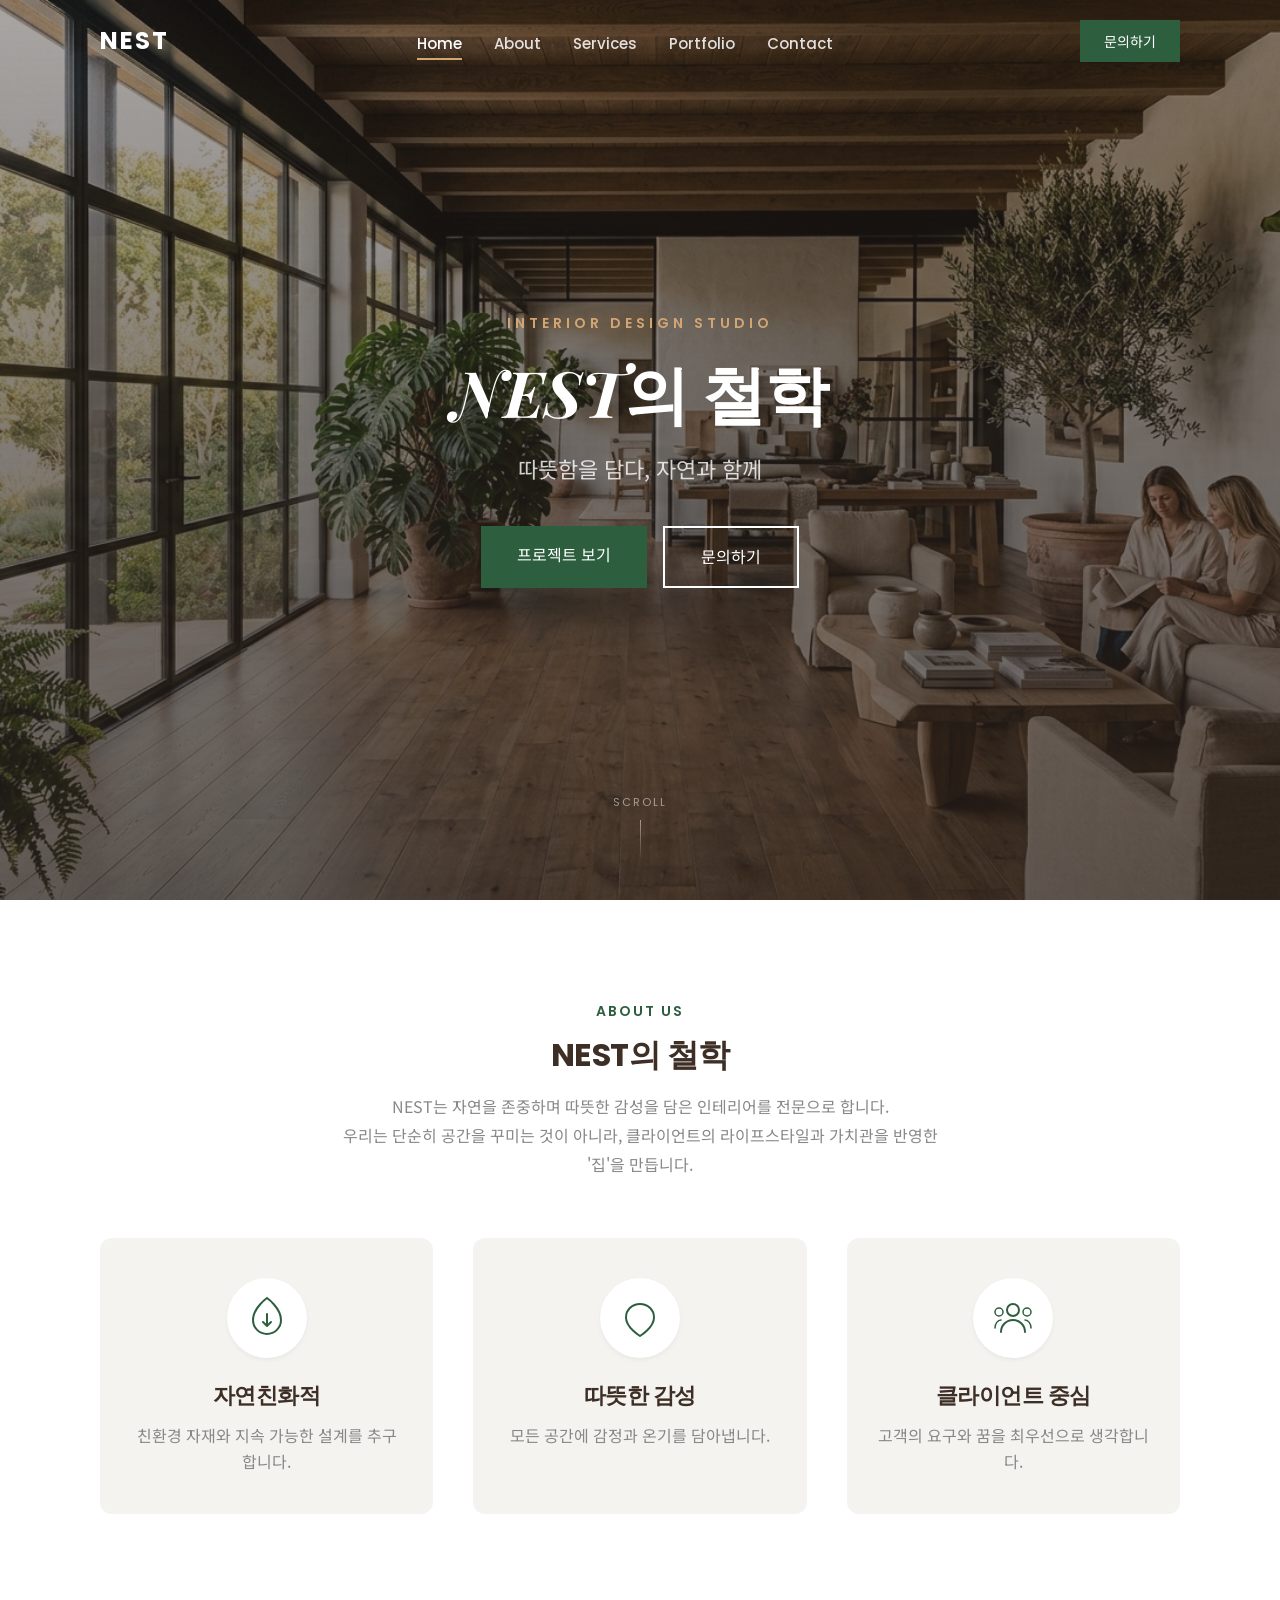
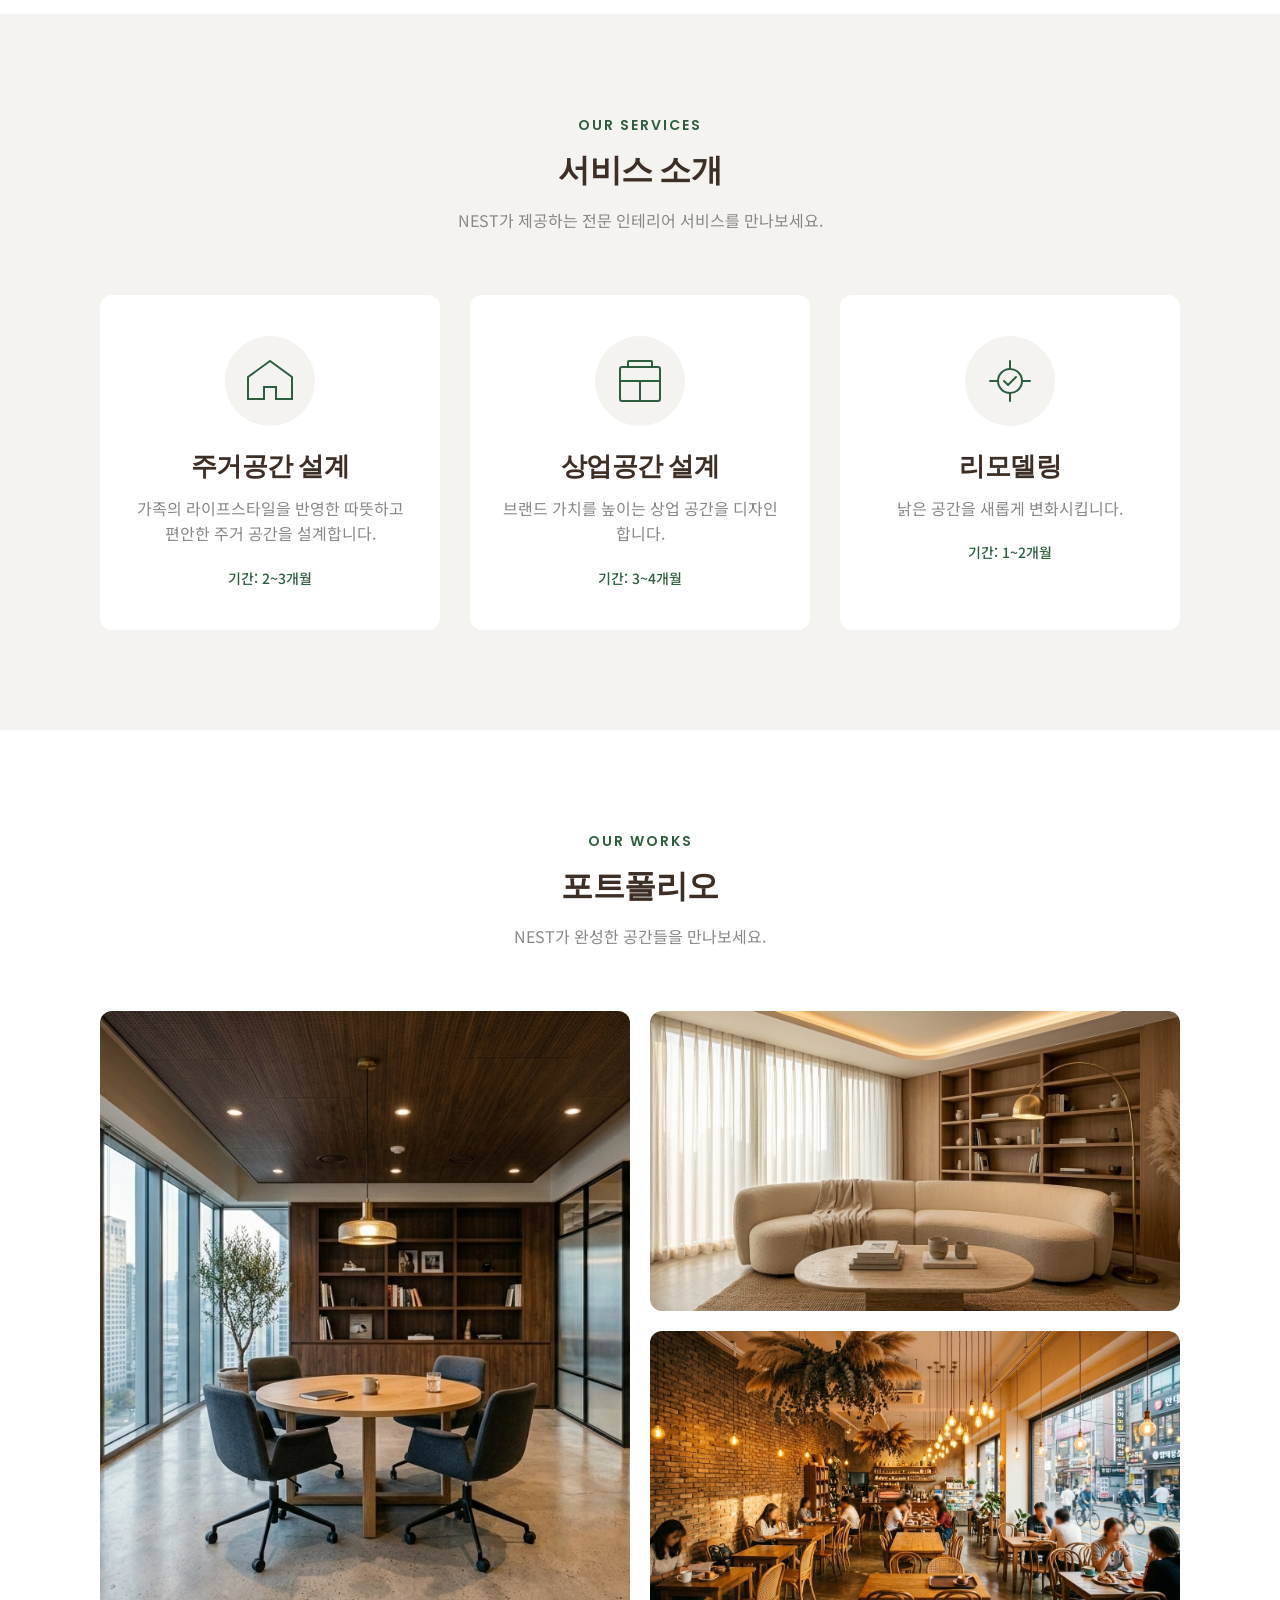
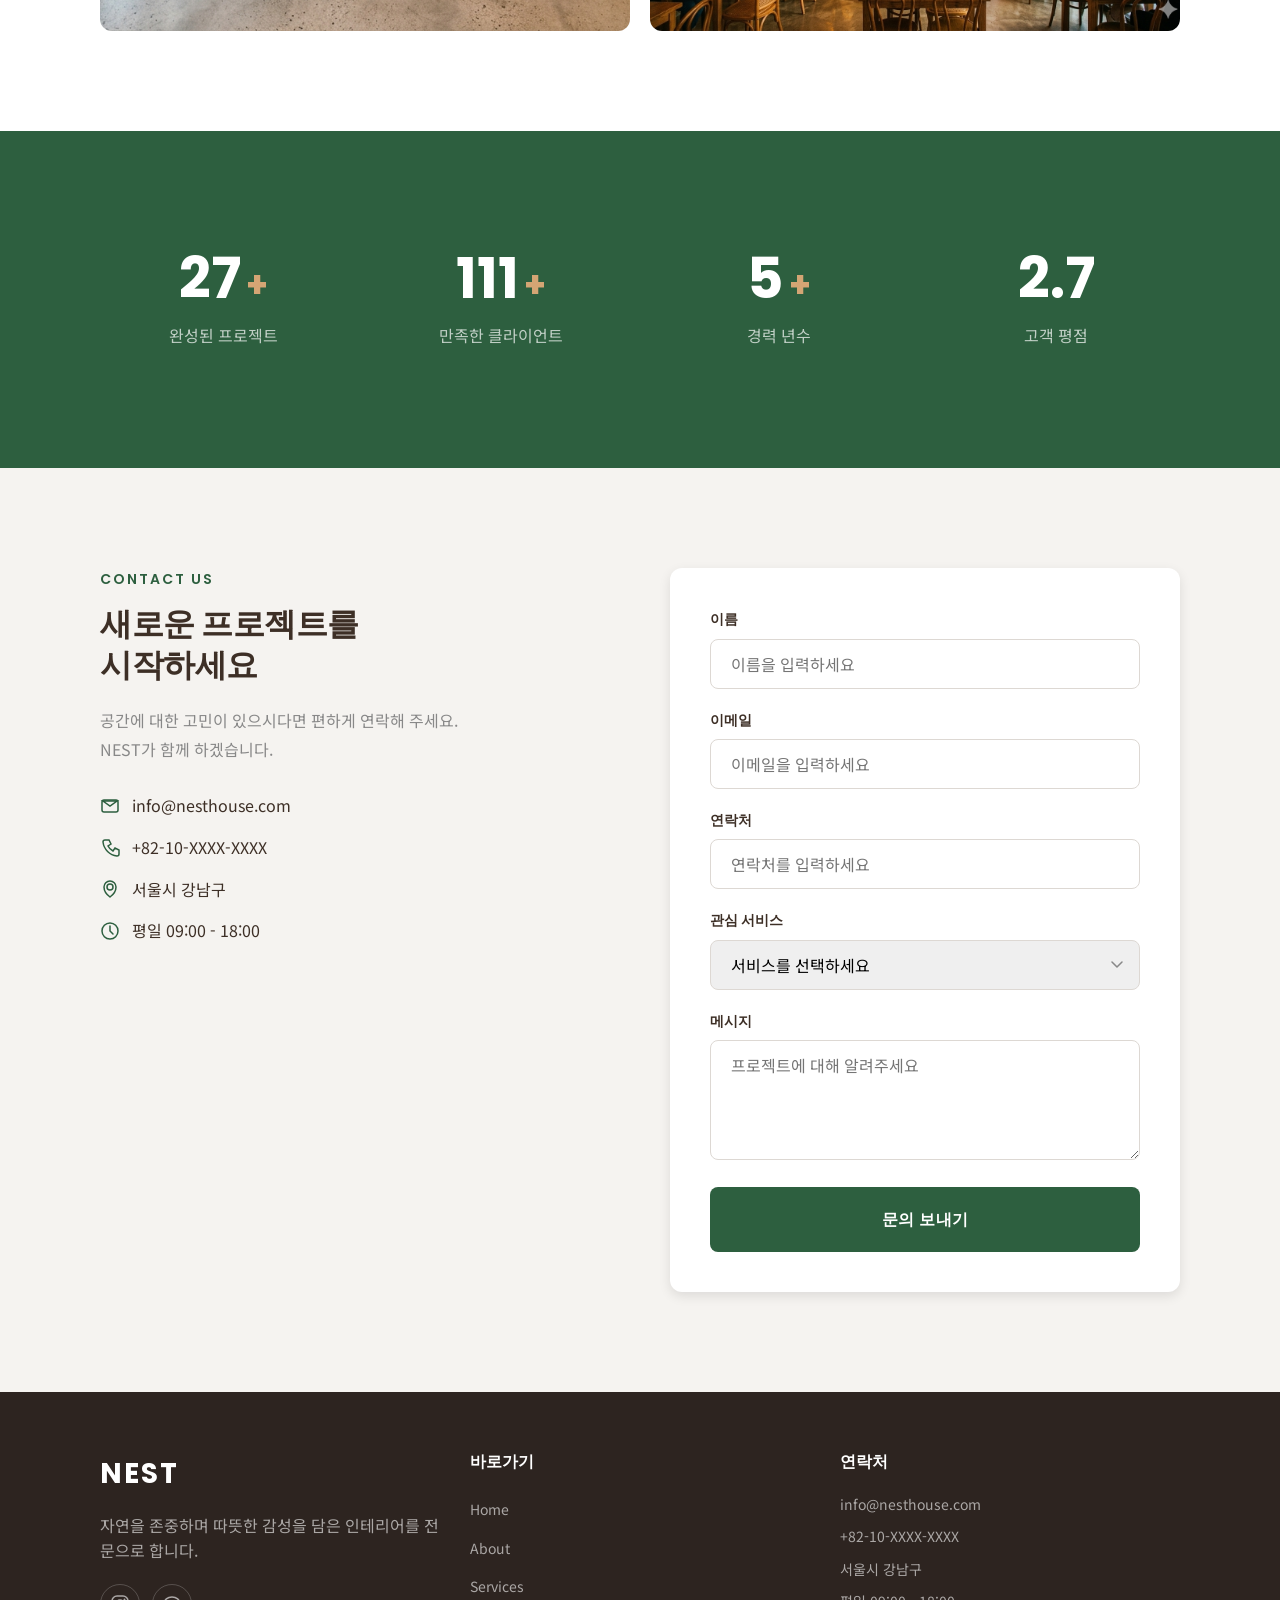
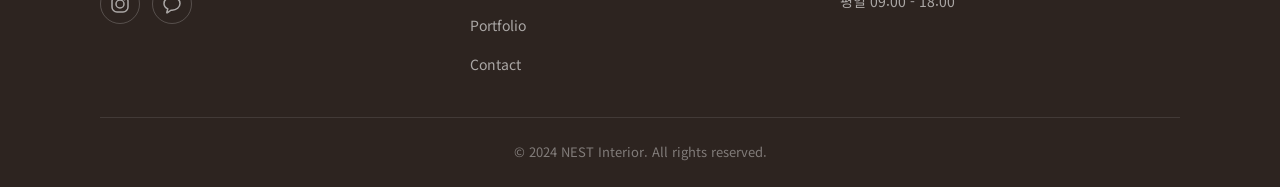
<file: index.html>
<!DOCTYPE html>
<html lang="ko">
<head>
  <meta charset="UTF-8">
  <meta name="viewport" content="width=device-width, initial-scale=1.0">
  <title>NEST - 따뜻함을 담다, 자연과 함께</title>
  <meta name="description" content="자연친화적인 인테리어 회사 NEST. 따뜻한 감성과 자연 소재로 당신만의 공간을 만들어 드립니다.">

  <!-- Google Fonts -->
  <link rel="preconnect" href="https://fonts.googleapis.com">
  <link rel="preconnect" href="https://fonts.gstatic.com" crossorigin>
  <link href="https://fonts.googleapis.com/css2?family=Poppins:wght@400;600;700&family=Noto+Sans+KR:wght@400;500;600;700&family=Playfair+Display:wght@700&display=swap" rel="stylesheet">

  <!-- CSS -->
  <link rel="stylesheet" href="css/variables.css">
  <link rel="stylesheet" href="css/common.css">
  <link rel="stylesheet" href="css/main.css">
</head>
<body>

  <!-- Navigation -->
  <nav class="navbar" id="navbar">
    <div class="nav-container container flex-between">
      <a href="index.html" class="nav-logo">
        <span class="logo-text">NEST</span>
      </a>
      <ul class="nav-menu" id="navMenu">
        <li><a href="#home" class="nav-link active">Home</a></li>
        <li><a href="#about" class="nav-link">About</a></li>
        <li><a href="#services" class="nav-link">Services</a></li>
        <li><a href="#portfolio" class="nav-link">Portfolio</a></li>
        <li><a href="#contact" class="nav-link">Contact</a></li>
      </ul>
      <a href="#contact" class="btn-primary nav-cta hide-mobile">문의하기</a>
      <button class="hamburger hide-desktop" id="hamburger" aria-label="메뉴 열기">
        <span></span>
        <span></span>
        <span></span>
      </button>
    </div>
  </nav>

  <!-- Hero Section -->
  <section class="hero" id="home">
    <div class="hero-bg" style="background-image: url('images/hero-bg.png');"></div>
    <div class="hero-overlay"></div>
    <div class="hero-content">
      <p class="hero-label fade-in">INTERIOR DESIGN STUDIO</p>
      <h1 class="hero-title fade-in">
        <span class="accent-font">NEST</span>의 철학
      </h1>
      <p class="hero-subtitle fade-in">따뜻함을 담다, 자연과 함께</p>
      <div class="hero-buttons fade-in">
        <a href="#portfolio" class="btn-primary btn-lg">프로젝트 보기</a>
        <a href="#contact" class="btn-outline btn-lg btn-white-outline">문의하기</a>
      </div>
    </div>
    <div class="scroll-indicator">
      <span>Scroll</span>
      <div class="scroll-line"></div>
    </div>
  </section>

  <!-- About Section -->
  <section class="about" id="about">
    <div class="container">
      <div class="section-header text-center fade-up">
        <p class="section-label">About Us</p>
        <h2 class="section-title">NEST의 철학</h2>
        <p class="section-desc">
          NEST는 자연을 존중하며 따뜻한 감성을 담은 인테리어를 전문으로 합니다.<br>
          우리는 단순히 공간을 꾸미는 것이 아니라, 클라이언트의 라이프스타일과 가치관을 반영한 '집'을 만듭니다.
        </p>
      </div>
      <div class="about-values grid-3">
        <div class="value-card fade-up">
          <div class="value-icon">
            <svg width="48" height="48" viewBox="0 0 48 48" fill="none">
              <path d="M24 4C24 4 10 14 10 26c0 7.732 6.268 14 14 14s14-6.268 14-14C38 14 24 4 24 4z" stroke="#2d5f3f" stroke-width="2" fill="none"/>
              <path d="M24 20v12M20 28l4 4 4-4" stroke="#2d5f3f" stroke-width="2" stroke-linecap="round" stroke-linejoin="round"/>
            </svg>
          </div>
          <h3 class="value-title">자연친화적</h3>
          <p class="value-desc">친환경 자재와 지속 가능한 설계를 추구합니다.</p>
        </div>
        <div class="value-card fade-up" style="transition-delay: 0.15s;">
          <div class="value-icon">
            <svg width="48" height="48" viewBox="0 0 48 48" fill="none">
              <path d="M24 42s-14-8.35-14-18.5C10 15.57 16.268 10 24 10s14 5.57 14 13.5C38 33.65 24 42 24 42z" stroke="#2d5f3f" stroke-width="2" fill="none"/>
            </svg>
          </div>
          <h3 class="value-title">따뜻한 감성</h3>
          <p class="value-desc">모든 공간에 감정과 온기를 담아냅니다.</p>
        </div>
        <div class="value-card fade-up" style="transition-delay: 0.3s;">
          <div class="value-icon">
            <svg width="48" height="48" viewBox="0 0 48 48" fill="none">
              <circle cx="24" cy="16" r="6" stroke="#2d5f3f" stroke-width="2" fill="none"/>
              <path d="M12 38c0-6.627 5.373-12 12-12s12 5.373 12 12" stroke="#2d5f3f" stroke-width="2" fill="none" stroke-linecap="round"/>
              <circle cx="38" cy="18" r="4" stroke="#2d5f3f" stroke-width="1.5" fill="none"/>
              <path d="M42 34c0-4.418-2.686-8-6-8" stroke="#2d5f3f" stroke-width="1.5" fill="none" stroke-linecap="round"/>
              <circle cx="10" cy="18" r="4" stroke="#2d5f3f" stroke-width="1.5" fill="none"/>
              <path d="M6 34c0-4.418 2.686-8 6-8" stroke="#2d5f3f" stroke-width="1.5" fill="none" stroke-linecap="round"/>
            </svg>
          </div>
          <h3 class="value-title">클라이언트 중심</h3>
          <p class="value-desc">고객의 요구와 꿈을 최우선으로 생각합니다.</p>
        </div>
      </div>
    </div>
  </section>

  <!-- Services Section -->
  <section class="services" id="services">
    <div class="container">
      <div class="section-header text-center fade-up">
        <p class="section-label">Our Services</p>
        <h2 class="section-title">서비스 소개</h2>
        <p class="section-desc">NEST가 제공하는 전문 인테리어 서비스를 만나보세요.</p>
      </div>
      <div class="services-grid grid-3">
        <div class="service-card fade-up">
          <div class="service-icon">
            <svg width="56" height="56" viewBox="0 0 56 56" fill="none">
              <path d="M28 8L6 24v22h16V34h12v12h16V24L28 8z" stroke="currentColor" stroke-width="2" fill="none"/>
            </svg>
          </div>
          <h3 class="service-title">주거공간 설계</h3>
          <p class="service-desc">가족의 라이프스타일을 반영한 따뜻하고 편안한 주거 공간을 설계합니다.</p>
          <div class="service-meta">
            <span>기간: 2~3개월</span>
          </div>
        </div>
        <div class="service-card fade-up" style="transition-delay: 0.15s;">
          <div class="service-icon">
            <svg width="56" height="56" viewBox="0 0 56 56" fill="none">
              <rect x="8" y="14" width="40" height="34" rx="2" stroke="currentColor" stroke-width="2" fill="none"/>
              <rect x="16" y="8" width="24" height="6" rx="1" stroke="currentColor" stroke-width="2" fill="none"/>
              <line x1="8" y1="28" x2="48" y2="28" stroke="currentColor" stroke-width="2"/>
              <line x1="28" y1="28" x2="28" y2="48" stroke="currentColor" stroke-width="2"/>
            </svg>
          </div>
          <h3 class="service-title">상업공간 설계</h3>
          <p class="service-desc">브랜드 가치를 높이는 상업 공간을 디자인합니다.</p>
          <div class="service-meta">
            <span>기간: 3~4개월</span>
          </div>
        </div>
        <div class="service-card fade-up" style="transition-delay: 0.3s;">
          <div class="service-icon">
            <svg width="56" height="56" viewBox="0 0 56 56" fill="none">
              <path d="M28 8v8M28 40v8M8 28h8M40 28h8" stroke="currentColor" stroke-width="2" stroke-linecap="round"/>
              <circle cx="28" cy="28" r="12" stroke="currentColor" stroke-width="2" fill="none"/>
              <path d="M22 28l4 4 8-8" stroke="currentColor" stroke-width="2" stroke-linecap="round" stroke-linejoin="round"/>
            </svg>
          </div>
          <h3 class="service-title">리모델링</h3>
          <p class="service-desc">낡은 공간을 새롭게 변화시킵니다.</p>
          <div class="service-meta">
            <span>기간: 1~2개월</span>
          </div>
        </div>
      </div>
    </div>
  </section>

  <!-- Portfolio Section -->
  <section class="portfolio" id="portfolio">
    <div class="container">
      <div class="section-header text-center fade-up">
        <p class="section-label">Our Works</p>
        <h2 class="section-title">포트폴리오</h2>
        <p class="section-desc">NEST가 완성한 공간들을 만나보세요.</p>
      </div>
      <div class="portfolio-grid">
        <a href="portfolio.html?id=1" class="portfolio-item portfolio-item--large fade-up">
          <div class="portfolio-img">
            <img src="images/portfolio/project1-1.png" alt="강남 오피스 리노베이션" loading="lazy">
          </div>
          <div class="portfolio-overlay">
            <span class="portfolio-category">상업공간</span>
            <h3 class="portfolio-title">강남 오피스 리노베이션</h3>
            <p class="portfolio-location">서울, 강남구</p>
          </div>
        </a>
        <a href="portfolio.html?id=2" class="portfolio-item fade-up" style="transition-delay: 0.1s;">
          <div class="portfolio-img">
            <img src="images/portfolio/project2-1.png" alt="청담 주거 공간 설계" loading="lazy">
          </div>
          <div class="portfolio-overlay">
            <span class="portfolio-category">주거공간</span>
            <h3 class="portfolio-title">청담 주거 공간 설계</h3>
            <p class="portfolio-location">서울, 강남구</p>
          </div>
        </a>
        <a href="portfolio.html?id=3" class="portfolio-item fade-up" style="transition-delay: 0.2s;">
          <div class="portfolio-img">
            <img src="images/portfolio/project3-1.png" alt="카페 공간 재구성" loading="lazy">
          </div>
          <div class="portfolio-overlay">
            <span class="portfolio-category">상업공간</span>
            <h3 class="portfolio-title">카페 공간 재구성</h3>
            <p class="portfolio-location">서울, 홍대</p>
          </div>
        </a>
      </div>
    </div>
  </section>

  <!-- Statistics Section -->
  <section class="statistics" id="statistics">
    <div class="container">
      <div class="stats-grid grid-4">
        <div class="stat-item fade-up">
          <span class="stat-number" data-count="50">0</span>
          <span class="stat-plus">+</span>
          <p class="stat-label">완성된 프로젝트</p>
        </div>
        <div class="stat-item fade-up" style="transition-delay: 0.1s;">
          <span class="stat-number" data-count="200">0</span>
          <span class="stat-plus">+</span>
          <p class="stat-label">만족한 클라이언트</p>
        </div>
        <div class="stat-item fade-up" style="transition-delay: 0.2s;">
          <span class="stat-number" data-count="10">0</span>
          <span class="stat-plus">+</span>
          <p class="stat-label">경력 년수</p>
        </div>
        <div class="stat-item fade-up" style="transition-delay: 0.3s;">
          <span class="stat-number" data-count="4.9" data-decimal="true">0</span>
          <span class="stat-plus"></span>
          <p class="stat-label">고객 평점</p>
        </div>
      </div>
    </div>
  </section>

  <!-- Contact Section -->
  <section class="contact" id="contact">
    <div class="container">
      <div class="contact-wrapper">
        <div class="contact-info fade-up">
          <p class="section-label">Contact Us</p>
          <h2 class="section-title">새로운 프로젝트를<br>시작하세요</h2>
          <p class="contact-desc">공간에 대한 고민이 있으시다면 편하게 연락해 주세요.<br>NEST가 함께 하겠습니다.</p>
          <div class="contact-details">
            <div class="contact-detail-item">
              <svg width="20" height="20" viewBox="0 0 20 20" fill="none">
                <path d="M3 5h14l-7 5L3 5z" stroke="#2d5f3f" stroke-width="1.5" fill="none"/>
                <rect x="2" y="4" width="16" height="12" rx="2" stroke="#2d5f3f" stroke-width="1.5" fill="none"/>
              </svg>
              <span>info@nesthouse.com</span>
            </div>
            <div class="contact-detail-item">
              <svg width="20" height="20" viewBox="0 0 20 20" fill="none">
                <path d="M5 2h4l2 4-3 2a11 11 0 005 5l2-3 4 2v4a2 2 0 01-2 2A16 16 0 013 4a2 2 0 012-2z" stroke="#2d5f3f" stroke-width="1.5" fill="none"/>
              </svg>
              <span>+82-10-XXXX-XXXX</span>
            </div>
            <div class="contact-detail-item">
              <svg width="20" height="20" viewBox="0 0 20 20" fill="none">
                <path d="M10 11a3 3 0 100-6 3 3 0 000 6z" stroke="#2d5f3f" stroke-width="1.5" fill="none"/>
                <path d="M10 18s-6-4.35-6-10a6 6 0 1112 0c0 5.65-6 10-6 10z" stroke="#2d5f3f" stroke-width="1.5" fill="none"/>
              </svg>
              <span>서울시 강남구</span>
            </div>
            <div class="contact-detail-item">
              <svg width="20" height="20" viewBox="0 0 20 20" fill="none">
                <circle cx="10" cy="10" r="8" stroke="#2d5f3f" stroke-width="1.5" fill="none"/>
                <path d="M10 5v5l3 3" stroke="#2d5f3f" stroke-width="1.5" stroke-linecap="round"/>
              </svg>
              <span>평일 09:00 - 18:00</span>
            </div>
          </div>
        </div>
        <form class="contact-form fade-up" id="contactForm" style="transition-delay: 0.15s;">
          <div class="form-group">
            <label for="name">이름</label>
            <input type="text" id="name" name="name" placeholder="이름을 입력하세요" required>
          </div>
          <div class="form-group">
            <label for="email">이메일</label>
            <input type="email" id="email" name="email" placeholder="이메일을 입력하세요" required>
          </div>
          <div class="form-group">
            <label for="phone">연락처</label>
            <input type="tel" id="phone" name="phone" placeholder="연락처를 입력하세요">
          </div>
          <div class="form-group">
            <label for="service">관심 서비스</label>
            <select id="service" name="service">
              <option value="">서비스를 선택하세요</option>
              <option value="residential">주거공간 설계</option>
              <option value="commercial">상업공간 설계</option>
              <option value="remodeling">리모델링</option>
            </select>
          </div>
          <div class="form-group">
            <label for="message">메시지</label>
            <textarea id="message" name="message" placeholder="프로젝트에 대해 알려주세요" required></textarea>
          </div>
          <button type="submit" class="btn-primary btn-full">문의 보내기</button>
        </form>
      </div>
    </div>
  </section>

  <!-- Footer -->
  <footer class="footer">
    <div class="container">
      <div class="footer-top grid-3">
        <div class="footer-brand">
          <a href="index.html" class="footer-logo">
            <span class="logo-text">NEST</span>
          </a>
          <p class="footer-desc">자연을 존중하며 따뜻한 감성을 담은 인테리어를 전문으로 합니다.</p>
          <div class="footer-social">
            <a href="#" class="social-link" aria-label="Instagram">
              <svg width="20" height="20" viewBox="0 0 20 20" fill="none">
                <rect x="2" y="2" width="16" height="16" rx="5" stroke="currentColor" stroke-width="1.5"/>
                <circle cx="10" cy="10" r="4" stroke="currentColor" stroke-width="1.5"/>
                <circle cx="14.5" cy="5.5" r="1" fill="currentColor"/>
              </svg>
            </a>
            <a href="#" class="social-link" aria-label="KakaoTalk">
              <svg width="20" height="20" viewBox="0 0 20 20" fill="none">
                <path d="M10 3C5.58 3 2 5.94 2 9.5c0 2.27 1.49 4.27 3.74 5.41l-.96 3.55a.3.3 0 00.46.33L9 16.15c.33.03.66.05 1 .05 4.42 0 8-2.94 8-6.7S14.42 3 10 3z" stroke="currentColor" stroke-width="1.5" fill="none"/>
              </svg>
            </a>
          </div>
        </div>
        <div class="footer-links">
          <h4 class="footer-heading">바로가기</h4>
          <ul>
            <li><a href="#home">Home</a></li>
            <li><a href="#about">About</a></li>
            <li><a href="#services">Services</a></li>
            <li><a href="#portfolio">Portfolio</a></li>
            <li><a href="#contact">Contact</a></li>
          </ul>
        </div>
        <div class="footer-contact">
          <h4 class="footer-heading">연락처</h4>
          <ul>
            <li>info@nesthouse.com</li>
            <li>+82-10-XXXX-XXXX</li>
            <li>서울시 강남구</li>
            <li>평일 09:00 - 18:00</li>
          </ul>
        </div>
      </div>
      <div class="footer-bottom">
        <p>&copy; 2024 NEST Interior. All rights reserved.</p>
      </div>
    </div>
  </footer>

  <!-- JavaScript -->
  <script src="js/main.js"></script>
  <script src="js/animations.js"></script>
</body>
</html>
</file>
<file: css/variables.css>
/* ============================================
   NEST 인테리어 회사 웹사이트
   CSS 변수 설정 (colors, fonts, spacing)
   ============================================ */

:root {
  /* ===== 색상 변수 (Colors) ===== */
  
  /* Primary Colors */
  --color-primary: #2d5f3f;           /* 진초록 (포인트) */
  --color-primary-light: #4a7d5f;     /* 밝은 초록 (호버) */
  --color-primary-dark: #1f4530;      /* 어두운 초록 */
  
  /* Base Colors */
  --color-base: #c4a89b;              /* 따뜻한 베이지 */
  --color-secondary: #a8b8a8;         /* 세이지 그린 */
  --color-accent: #d4a574;            /* 따뜻한 베이지-브라운 */
  
  /* Neutral Colors */
  --color-dark: #3d2f26;              /* 어두운 갈색 (텍스트) */
  --color-dark-bg: #2d2420;           /* 더 어두운 갈색 (Footer) */
  --color-light: #f5f3f0;             /* 오프화이트 (배경) */
  --color-white: #ffffff;             /* 흰색 */
  --color-gray: #888888;              /* 회색 (보조) */
  --color-gray-light: #e8e8e8;        /* 밝은 회색 */
  
  /* Semantic Colors */
  --color-text-primary: #3d2f26;      /* 주요 텍스트 */
  --color-text-secondary: #888888;    /* 보조 텍스트 */
  --color-border: #ddd8d3;            /* 테두리 */
  --color-bg-light: #f5f3f0;          /* 라이트 배경 */
  --color-bg-section: #ffffff;        /* 섹션 배경 */
  
  /* ===== 폰트 변수 (Typography) ===== */
  
  /* Font Families */
  --font-heading: 'Poppins', sans-serif;
  --font-body: 'Noto Sans KR', sans-serif;
  --font-accent: 'Playfair Display', serif;
  
  /* Font Weights */
  --fw-regular: 400;
  --fw-medium: 500;
  --fw-semibold: 600;
  --fw-bold: 700;
  
  /* Font Sizes - Desktop (1024px+) */
  --fs-h1: 42px;
  --fs-h2: 32px;
  --fs-h3: 26px;
  --fs-h4: 22px;
  --fs-body: 18px;
  --fs-body-small: 16px;
  --fs-label: 14px;
  --fs-caption: 12px;
  
  /* Line Heights */
  --lh-heading: 1.3;
  --lh-body: 1.6;
  --lh-tight: 1.2;
  
  /* Letter Spacing */
  --ls-heading: -0.5px;
  --ls-body: 0px;
  --ls-wide: 0.5px;
  
  /* ===== 간격 변수 (Spacing) ===== */
  
  /* Padding & Margin (Desktop) */
  --spacing-xs: 8px;
  --spacing-sm: 12px;
  --spacing-md: 20px;
  --spacing-lg: 30px;
  --spacing-xl: 40px;
  --spacing-2xl: 60px;
  --spacing-3xl: 100px;
  
  /* Section Padding */
  --section-padding-top: 100px;
  --section-padding-bottom: 100px;
  --section-padding-horizontal: 60px;
  
  /* ===== 기타 변수 (Others) ===== */
  
  /* Border Radius */
  --br-small: 4px;
  --br-medium: 8px;
  --br-large: 12px;
  --br-xlarge: 16px;
  --br-round: 50%;
  
  /* Box Shadow */
  --shadow-sm: 0 2px 4px rgba(0, 0, 0, 0.05);
  --shadow-md: 0 4px 12px rgba(0, 0, 0, 0.1);
  --shadow-lg: 0 12px 32px rgba(0, 0, 0, 0.15);
  --shadow-xl: 0 20px 48px rgba(0, 0, 0, 0.2);
  
  /* Transitions & Animations */
  --transition-fast: 0.2s ease-in-out;
  --transition-normal: 0.3s ease-in-out;
  --transition-slow: 0.5s ease-in-out;
  --transition-slowest: 0.8s ease-in-out;
  
  /* Z-index */
  --z-base: 0;
  --z-dropdown: 100;
  --z-sticky: 200;
  --z-fixed: 300;
  --z-modal: 400;
  --z-tooltip: 500;
  
  /* ===== 반응형 - 태블릿 (768px ~ 1024px) ===== */
}

@media (max-width: 1024px) {
  :root {
    /* Font Sizes - Tablet */
    --fs-h1: 32px;
    --fs-h2: 26px;
    --fs-h3: 22px;
    --fs-h4: 18px;
    --fs-body: 16px;
    
    /* Spacing - Tablet */
    --section-padding-top: 80px;
    --section-padding-bottom: 80px;
    --section-padding-horizontal: 40px;
  }
}

@media (max-width: 768px) {
  :root {
    /* Font Sizes - Mobile */
    --fs-h1: 24px;
    --fs-h2: 20px;
    --fs-h3: 18px;
    --fs-h4: 16px;
    --fs-body: 14px;
    --fs-label: 13px;
    
    /* Spacing - Mobile */
    --spacing-lg: 20px;
    --spacing-xl: 30px;
    --spacing-2xl: 40px;
    --spacing-3xl: 60px;
    
    /* Section Padding - Mobile */
    --section-padding-top: 60px;
    --section-padding-bottom: 60px;
    --section-padding-horizontal: 20px;
  }
}

/* ============================================
   기본 스타일 (Base Styles)
   ============================================ */

* {
  margin: 0;
  padding: 0;
  box-sizing: border-box;
}

html {
  scroll-behavior: smooth;
  font-size: 16px;
}

body {
  font-family: var(--font-body);
  font-size: var(--fs-body);
  line-height: var(--lh-body);
  color: var(--color-text-primary);
  background-color: var(--color-bg-light);
  overflow-x: hidden;
}

/* ===== 제목 스타일 ===== */

h1 {
  font-family: var(--font-heading);
  font-size: var(--fs-h1);
  font-weight: var(--fw-bold);
  line-height: var(--lh-heading);
  letter-spacing: var(--ls-heading);
  color: var(--color-text-primary);
}

h2 {
  font-family: var(--font-heading);
  font-size: var(--fs-h2);
  font-weight: var(--fw-bold);
  line-height: var(--lh-heading);
  letter-spacing: var(--ls-heading);
  color: var(--color-text-primary);
}

h3 {
  font-family: var(--font-heading);
  font-size: var(--fs-h3);
  font-weight: var(--fw-semibold);
  line-height: var(--lh-heading);
  letter-spacing: var(--ls-heading);
  color: var(--color-text-primary);
}

h4 {
  font-family: var(--font-heading);
  font-size: var(--fs-h4);
  font-weight: var(--fw-semibold);
  line-height: var(--lh-heading);
  color: var(--color-text-primary);
}

/* ===== 단락 스타일 ===== */

p {
  font-size: var(--fs-body-small);
  line-height: var(--lh-body);
  color: var(--color-text-secondary);
  margin-bottom: var(--spacing-md);
}

p:last-child {
  margin-bottom: 0;
}

small {
  font-size: var(--fs-label);
  color: var(--color-text-secondary);
}

/* ===== 링크 스타일 ===== */

a {
  color: var(--color-primary);
  text-decoration: none;
  transition: color var(--transition-fast);
}

a:hover {
  color: var(--color-primary-light);
}

/* ===== 버튼 스타일 ===== */

button,
.btn {
  font-family: var(--font-heading);
  font-size: var(--fs-body-small);
  font-weight: var(--fw-semibold);
  padding: var(--spacing-md) var(--spacing-lg);
  border: none;
  border-radius: var(--br-medium);
  cursor: pointer;
  transition: all var(--transition-fast);
  letter-spacing: var(--ls-wide);
  text-transform: capitalize;
}

button:disabled {
  opacity: 0.5;
  cursor: not-allowed;
}

/* Primary Button */
.btn-primary {
  background-color: var(--color-primary);
  color: var(--color-white);
}

.btn-primary:hover:not(:disabled) {
  background-color: var(--color-primary-light);
  box-shadow: var(--shadow-md);
}

/* Secondary Button */
.btn-secondary {
  background-color: var(--color-accent);
  color: var(--color-white);
}

.btn-secondary:hover:not(:disabled) {
  background-color: #c69563;
  box-shadow: var(--shadow-md);
}

/* Outline Button */
.btn-outline {
  background-color: transparent;
  border: 2px solid var(--color-primary);
  color: var(--color-primary);
}

.btn-outline:hover:not(:disabled) {
  background-color: var(--color-primary);
  color: var(--color-white);
}

/* ===== 이미지 스타일 ===== */

img {
  max-width: 100%;
  height: auto;
  display: block;
}

/* ===== 리스트 스타일 ===== */

ul,
ol {
  list-style: none;
}

/* ===== 입력 필드 ===== */

input,
textarea,
select {
  font-family: var(--font-body);
  font-size: var(--fs-body-small);
  padding: var(--spacing-sm) var(--spacing-md);
  border: 1px solid var(--color-border);
  border-radius: var(--br-medium);
  transition: border-color var(--transition-fast);
}

input:focus,
textarea:focus,
select:focus {
  outline: none;
  border-color: var(--color-primary);
  box-shadow: 0 0 0 3px rgba(45, 95, 63, 0.1);
}

textarea {
  resize: vertical;
  min-height: 120px;
}

/* ===== 컨테이너 ===== */

.container {
  max-width: 1200px;
  margin: 0 auto;
  padding: 0 var(--section-padding-horizontal);
}

/* ===== 섹션 ===== */

section {
  padding: var(--section-padding-top) 0 var(--section-padding-bottom) 0;
}

/* ===== Utility Classes ===== */

.text-center {
  text-align: center;
}

.text-right {
  text-align: right;
}

.mt-1 { margin-top: var(--spacing-xs); }
.mt-2 { margin-top: var(--spacing-sm); }
.mt-3 { margin-top: var(--spacing-md); }
.mt-4 { margin-top: var(--spacing-lg); }
.mt-5 { margin-top: var(--spacing-xl); }
.mt-6 { margin-top: var(--spacing-2xl); }

.mb-1 { margin-bottom: var(--spacing-xs); }
.mb-2 { margin-bottom: var(--spacing-sm); }
.mb-3 { margin-bottom: var(--spacing-md); }
.mb-4 { margin-bottom: var(--spacing-lg); }
.mb-5 { margin-bottom: var(--spacing-xl); }
.mb-6 { margin-bottom: var(--spacing-2xl); }

.pt-1 { padding-top: var(--spacing-xs); }
.pt-2 { padding-top: var(--spacing-sm); }
.pt-3 { padding-top: var(--spacing-md); }
.pt-4 { padding-top: var(--spacing-lg); }
.pt-5 { padding-top: var(--spacing-xl); }
.pt-6 { padding-top: var(--spacing-2xl); }

.pb-1 { padding-bottom: var(--spacing-xs); }
.pb-2 { padding-bottom: var(--spacing-sm); }
.pb-3 { padding-bottom: var(--spacing-md); }
.pb-4 { padding-bottom: var(--spacing-lg); }
.pb-5 { padding-bottom: var(--spacing-xl); }
.pb-6 { padding-bottom: var(--spacing-2xl); }

/* ===== Display & Visibility ===== */

.hidden {
  display: none !important;
}

.invisible {
  visibility: hidden;
}

/* 모바일에서만 숨기기 */
@media (max-width: 768px) {
  .hide-mobile {
    display: none !important;
  }
}

/* 데스크톱에서만 숨기기 */
@media (min-width: 769px) {
  .hide-desktop {
    display: none !important;
  }
}

/* ===== Flexbox Utilities ===== */

.flex {
  display: flex;
}

.flex-center {
  display: flex;
  align-items: center;
  justify-content: center;
}

.flex-between {
  display: flex;
  align-items: center;
  justify-content: space-between;
}

.flex-column {
  flex-direction: column;
}

.flex-wrap {
  flex-wrap: wrap;
}

.items-center {
  align-items: center;
}

.justify-center {
  justify-content: center;
}

.justify-between {
  justify-content: space-between;
}

/* ===== Grid Utilities ===== */

.grid {
  display: grid;
}

.grid-2 {
  display: grid;
  grid-template-columns: repeat(2, 1fr);
  gap: var(--spacing-lg);
}

.grid-3 {
  display: grid;
  grid-template-columns: repeat(3, 1fr);
  gap: var(--spacing-lg);
}

.grid-4 {
  display: grid;
  grid-template-columns: repeat(4, 1fr);
  gap: var(--spacing-lg);
}

@media (max-width: 1024px) {
  .grid-3,
  .grid-4 {
    grid-template-columns: repeat(2, 1fr);
  }
}

@media (max-width: 768px) {
  .grid-2,
  .grid-3,
  .grid-4 {
    grid-template-columns: 1fr;
  }
}

/* ===== 기타 유틸리티 ===== */

.gap-1 { gap: var(--spacing-xs); }
.gap-2 { gap: var(--spacing-sm); }
.gap-3 { gap: var(--spacing-md); }
.gap-4 { gap: var(--spacing-lg); }
.gap-5 { gap: var(--spacing-xl); }
.gap-6 { gap: var(--spacing-2xl); }

.opacity-50 { opacity: 0.5; }
.opacity-75 { opacity: 0.75; }

/* 스크롤바 스타일 (Webkit 브라우저) */
::-webkit-scrollbar {
  width: 10px;
}

::-webkit-scrollbar-track {
  background: var(--color-light);
}

::-webkit-scrollbar-thumb {
  background: var(--color-secondary);
  border-radius: var(--br-medium);
}

::-webkit-scrollbar-thumb:hover {
  background: var(--color-primary);
}
</file>
<file: css/common.css>
/* ============================================
   NEST - Common Styles (Navigation, Footer)
   ============================================ */

/* ===== Navigation ===== */
.navbar {
  position: fixed;
  top: 0;
  left: 0;
  width: 100%;
  z-index: var(--z-modal);
  padding: 20px 0;
  transition: all var(--transition-normal);
}

.navbar.scrolled {
  background-color: rgba(255, 255, 255, 0.95);
  backdrop-filter: blur(10px);
  padding: 12px 0;
  box-shadow: var(--shadow-sm);
}

.navbar.scrolled .nav-link {
  color: var(--color-dark);
}

.navbar.scrolled .logo-text {
  color: var(--color-dark);
}

.nav-container {
  max-width: 1200px;
  margin: 0 auto;
  padding: 0 var(--section-padding-horizontal);
}

.nav-logo {
  display: flex;
  align-items: center;
  gap: 10px;
  text-decoration: none;
}

.logo-img {
  width: 36px;
  height: 36px;
  object-fit: contain;
}

.logo-text {
  font-family: var(--font-heading);
  font-size: 24px;
  font-weight: var(--fw-bold);
  color: var(--color-white);
  letter-spacing: 2px;
  transition: color var(--transition-normal);
}

.navbar.scrolled .logo-text,
.navbar--dark .logo-text {
  color: var(--color-dark);
}

.nav-menu {
  display: flex;
  align-items: center;
  gap: 32px;
}

.nav-link {
  font-family: var(--font-heading);
  font-size: 15px;
  font-weight: var(--fw-medium);
  color: rgba(255, 255, 255, 0.85);
  text-decoration: none;
  position: relative;
  padding: 4px 0;
  transition: color var(--transition-fast);
}

.navbar.scrolled .nav-link {
  color: var(--color-text-secondary);
}

.nav-link:hover,
.nav-link.active {
  color: var(--color-white);
}

.navbar.scrolled .nav-link:hover,
.navbar.scrolled .nav-link.active {
  color: var(--color-primary);
}

.nav-link::after {
  content: '';
  position: absolute;
  bottom: -2px;
  left: 0;
  width: 0;
  height: 2px;
  background-color: var(--color-accent);
  transition: width var(--transition-normal);
}

.nav-link:hover::after,
.nav-link.active::after {
  width: 100%;
}

.nav-cta {
  padding: 10px 24px !important;
  font-size: 14px !important;
}

/* Hamburger */
.hamburger {
  display: none;
  flex-direction: column;
  gap: 5px;
  background: none;
  border: none;
  cursor: pointer;
  padding: 5px;
  z-index: var(--z-fixed);
}

.hamburger span {
  display: block;
  width: 24px;
  height: 2px;
  background-color: var(--color-white);
  transition: all var(--transition-normal);
}

.navbar.scrolled .hamburger span {
  background-color: var(--color-dark);
}

.hamburger.active span:nth-child(1) {
  transform: rotate(45deg) translate(5px, 5px);
}

.hamburger.active span:nth-child(2) {
  opacity: 0;
}

.hamburger.active span:nth-child(3) {
  transform: rotate(-45deg) translate(5px, -5px);
}

/* Dark navbar (for portfolio page) */
.navbar--dark {
  background-color: var(--color-white);
  box-shadow: var(--shadow-sm);
  padding: 12px 0;
}

.navbar--dark .nav-link {
  color: var(--color-text-secondary);
}

.navbar--dark .nav-link:hover,
.navbar--dark .nav-link.active {
  color: var(--color-primary);
}

.navbar--dark .hamburger span {
  background-color: var(--color-dark);
}

/* Mobile Menu */
@media (max-width: 768px) {
  .hamburger {
    display: flex;
  }

  .nav-menu {
    position: fixed;
    top: 0;
    right: -100%;
    width: 280px;
    height: 100vh;
    flex-direction: column;
    justify-content: center;
    gap: 24px;
    background-color: var(--color-white);
    box-shadow: var(--shadow-xl);
    transition: right var(--transition-normal);
    z-index: var(--z-modal);
  }

  .nav-menu.active {
    right: 0;
  }

  .nav-menu .nav-link {
    color: var(--color-dark);
    font-size: 18px;
  }

  .nav-menu .nav-link:hover,
  .nav-menu .nav-link.active {
    color: var(--color-primary);
  }

  .nav-cta {
    display: none !important;
  }
}

/* Mobile overlay */
.nav-overlay {
  position: fixed;
  top: 0;
  left: 0;
  width: 100%;
  height: 100%;
  background-color: rgba(0, 0, 0, 0.5);
  opacity: 0;
  visibility: hidden;
  transition: all var(--transition-normal);
  z-index: var(--z-fixed);
}

.nav-overlay.active {
  opacity: 1;
  visibility: visible;
}

/* ===== Footer ===== */
.footer {
  background-color: var(--color-dark-bg);
  color: var(--color-white);
  padding: 60px 0 0;
}

.footer-top {
  padding-bottom: 40px;
  border-bottom: 1px solid rgba(255, 255, 255, 0.1);
}

.footer-brand .logo-text {
  color: var(--color-white);
  font-size: 28px;
}

.footer-logo {
  display: inline-block;
  margin-bottom: 16px;
  text-decoration: none;
}

.footer-desc {
  color: rgba(255, 255, 255, 0.6);
  font-size: var(--fs-body-small);
  line-height: 1.6;
  margin-bottom: 20px;
}

.footer-social {
  display: flex;
  gap: 12px;
}

.social-link {
  display: flex;
  align-items: center;
  justify-content: center;
  width: 40px;
  height: 40px;
  border-radius: var(--br-round);
  border: 1px solid rgba(255, 255, 255, 0.2);
  color: rgba(255, 255, 255, 0.6);
  transition: all var(--transition-fast);
}

.social-link:hover {
  background-color: var(--color-primary);
  border-color: var(--color-primary);
  color: var(--color-white);
}

.footer-heading {
  font-family: var(--font-heading);
  font-size: 16px;
  font-weight: var(--fw-semibold);
  color: var(--color-white);
  margin-bottom: 20px;
}

.footer-links ul,
.footer-contact ul {
  display: flex;
  flex-direction: column;
  gap: 10px;
}

.footer-links a {
  color: rgba(255, 255, 255, 0.6);
  font-size: 14px;
  transition: color var(--transition-fast);
  text-decoration: none;
}

.footer-links a:hover {
  color: var(--color-accent);
}

.footer-contact li {
  color: rgba(255, 255, 255, 0.6);
  font-size: 14px;
}

.footer-bottom {
  padding: 24px 0;
  text-align: center;
}

.footer-bottom p {
  color: rgba(255, 255, 255, 0.4);
  font-size: 13px;
  margin: 0;
}

@media (max-width: 768px) {
  .footer-top {
    grid-template-columns: 1fr;
    gap: 32px;
    text-align: center;
  }

  .footer-social {
    justify-content: center;
  }
}

/* ===== Section Common Styles ===== */
.section-label {
  font-family: var(--font-heading);
  font-size: var(--fs-label);
  font-weight: var(--fw-semibold);
  color: var(--color-primary);
  text-transform: uppercase;
  letter-spacing: 2px;
  margin-bottom: 12px;
}

.section-title {
  font-family: var(--font-heading);
  font-size: var(--fs-h2);
  font-weight: var(--fw-bold);
  color: var(--color-text-primary);
  margin-bottom: 16px;
}

.section-desc {
  font-size: var(--fs-body-small);
  color: var(--color-text-secondary);
  max-width: 600px;
  margin: 0 auto;
  line-height: 1.8;
}

.section-header {
  margin-bottom: 60px;
}

/* ===== Button Extensions ===== */
.btn-lg {
  padding: 16px 36px;
  font-size: 16px;
}

.btn-full {
  width: 100%;
}

.btn-white-outline {
  border-color: var(--color-white);
  color: var(--color-white);
}

.btn-white-outline:hover {
  background-color: var(--color-white);
  color: var(--color-primary);
}

/* ===== Animation Classes ===== */
.fade-in {
  opacity: 0;
  transform: translateY(20px);
  transition: opacity 0.6s ease, transform 0.6s ease;
}

.fade-in.visible {
  opacity: 1;
  transform: translateY(0);
}

.fade-up {
  opacity: 0;
  transform: translateY(40px);
  transition: opacity 0.7s ease, transform 0.7s ease;
}

.fade-up.visible {
  opacity: 1;
  transform: translateY(0);
}

/* ===== Placeholder image styling ===== */
img[src$=".jpg"],
img[src$=".png"] {
  background-color: var(--color-secondary);
}
</file>
<file: css/main.css>
/* ============================================
   NEST - Main Page Styles
   ============================================ */

/* ===== Hero Section ===== */
.hero {
  position: relative;
  height: 100vh;
  min-height: 600px;
  display: flex;
  align-items: center;
  justify-content: center;
  overflow: hidden;
  padding: 0;
}

.hero-bg {
  position: absolute;
  top: 0;
  left: 0;
  width: 100%;
  height: 100%;
  background-size: cover;
  background-position: center;
  background-repeat: no-repeat;
  background-color: var(--color-dark);
  will-change: transform;
}

.hero-overlay {
  position: absolute;
  top: 0;
  left: 0;
  width: 100%;
  height: 100%;
  background: linear-gradient(
    to bottom,
    rgba(45, 36, 32, 0.4) 0%,
    rgba(45, 36, 32, 0.6) 50%,
    rgba(45, 36, 32, 0.7) 100%
  );
}

.hero-content {
  position: relative;
  z-index: 1;
  text-align: center;
  color: var(--color-white);
  padding: 0 var(--section-padding-horizontal);
}

.hero-label {
  font-family: var(--font-heading);
  font-size: var(--fs-label);
  font-weight: var(--fw-semibold);
  letter-spacing: 4px;
  text-transform: uppercase;
  color: var(--color-accent);
  margin-bottom: 20px;
}

.hero-title {
  font-family: var(--font-heading);
  font-size: clamp(32px, 6vw, 64px);
  font-weight: var(--fw-bold);
  color: var(--color-white);
  line-height: 1.2;
  margin-bottom: 16px;
}

.accent-font {
  font-family: var(--font-accent);
  font-style: italic;
}

.hero-subtitle {
  font-family: var(--font-body);
  font-size: clamp(16px, 2.5vw, 22px);
  font-weight: var(--fw-regular);
  color: rgba(255, 255, 255, 0.8);
  margin-bottom: 40px;
}

.hero-buttons {
  display: flex;
  gap: 16px;
  justify-content: center;
  flex-wrap: wrap;
}

/* Scroll Indicator */
.scroll-indicator {
  position: absolute;
  bottom: 40px;
  left: 50%;
  transform: translateX(-50%);
  display: flex;
  flex-direction: column;
  align-items: center;
  gap: 8px;
  color: rgba(255, 255, 255, 0.5);
  font-family: var(--font-heading);
  font-size: 11px;
  letter-spacing: 2px;
  text-transform: uppercase;
}

.scroll-line {
  width: 1px;
  height: 40px;
  background: linear-gradient(to bottom, rgba(255,255,255,0.5), transparent);
  animation: scrollPulse 2s ease-in-out infinite;
}

@keyframes scrollPulse {
  0%, 100% { opacity: 0.3; transform: scaleY(0.6); }
  50% { opacity: 1; transform: scaleY(1); }
}

/* ===== About Section ===== */
.about {
  background-color: var(--color-white);
}

.about-values {
  gap: 40px;
}

.value-card {
  text-align: center;
  padding: 40px 30px;
  border-radius: var(--br-large);
  background-color: var(--color-bg-light);
  transition: all var(--transition-normal);
}

.value-card:hover {
  transform: translateY(-8px);
  box-shadow: var(--shadow-lg);
}

.value-icon {
  display: flex;
  align-items: center;
  justify-content: center;
  width: 80px;
  height: 80px;
  margin: 0 auto 24px;
  background-color: var(--color-white);
  border-radius: var(--br-round);
  box-shadow: var(--shadow-sm);
}

.value-title {
  font-size: var(--fs-h4);
  margin-bottom: 12px;
}

.value-desc {
  color: var(--color-text-secondary);
  font-size: var(--fs-body-small);
  line-height: 1.6;
}

/* ===== Services Section ===== */
.services {
  background-color: var(--color-bg-light);
}

.services-grid {
  gap: 30px;
}

.service-card {
  background-color: var(--color-white);
  padding: 40px 30px;
  border-radius: var(--br-large);
  text-align: center;
  transition: all var(--transition-normal);
  border: 1px solid transparent;
}

.service-card:hover {
  transform: translateY(-8px);
  box-shadow: var(--shadow-lg);
  border-color: var(--color-primary);
}

.service-icon {
  display: flex;
  align-items: center;
  justify-content: center;
  width: 90px;
  height: 90px;
  margin: 0 auto 24px;
  border-radius: var(--br-round);
  background-color: var(--color-bg-light);
  color: var(--color-primary);
  transition: all var(--transition-normal);
}

.service-card:hover .service-icon {
  background-color: var(--color-primary);
  color: var(--color-white);
  transform: rotate(5deg) scale(1.05);
}

.service-title {
  font-size: var(--fs-h3);
  margin-bottom: 12px;
}

.service-desc {
  color: var(--color-text-secondary);
  font-size: var(--fs-body-small);
  line-height: 1.6;
  margin-bottom: 20px;
}

.service-meta {
  font-size: var(--fs-label);
  color: var(--color-primary);
  font-weight: var(--fw-medium);
}

/* ===== Portfolio Section ===== */
.portfolio {
  background-color: var(--color-white);
}

.portfolio-grid {
  display: grid;
  grid-template-columns: 1fr 1fr;
  grid-template-rows: 1fr 1fr;
  gap: 20px;
}

.portfolio-item {
  position: relative;
  overflow: hidden;
  border-radius: var(--br-large);
  display: block;
  text-decoration: none;
  cursor: pointer;
}

.portfolio-item--large {
  grid-row: 1 / 3;
}

.portfolio-img {
  width: 100%;
  height: 100%;
  min-height: 300px;
  overflow: hidden;
  background-color: var(--color-secondary);
}

.portfolio-img img {
  width: 100%;
  height: 100%;
  object-fit: cover;
  transition: transform var(--transition-slow);
}

.portfolio-item:hover .portfolio-img img {
  transform: scale(1.08);
}

.portfolio-overlay {
  position: absolute;
  bottom: 0;
  left: 0;
  right: 0;
  padding: 30px;
  background: linear-gradient(to top, rgba(45, 36, 32, 0.8) 0%, transparent 100%);
  color: var(--color-white);
  transform: translateY(20px);
  opacity: 0;
  transition: all var(--transition-normal);
}

.portfolio-item:hover .portfolio-overlay {
  transform: translateY(0);
  opacity: 1;
}

.portfolio-category {
  display: inline-block;
  font-size: 12px;
  font-weight: var(--fw-semibold);
  letter-spacing: 1px;
  text-transform: uppercase;
  color: var(--color-accent);
  margin-bottom: 8px;
}

.portfolio-title {
  font-size: var(--fs-h3);
  font-weight: var(--fw-bold);
  color: var(--color-white);
  margin-bottom: 4px;
}

.portfolio-location {
  font-size: var(--fs-label);
  color: rgba(255, 255, 255, 0.7);
}

@media (max-width: 768px) {
  .portfolio-grid {
    grid-template-columns: 1fr;
  }

  .portfolio-item--large {
    grid-row: auto;
  }

  .portfolio-img {
    min-height: 250px;
  }

  .portfolio-overlay {
    transform: translateY(0);
    opacity: 1;
  }
}

/* ===== Statistics Section ===== */
.statistics {
  background-color: var(--color-primary);
  padding: var(--section-padding-top) 0 var(--section-padding-bottom);
}

.stats-grid {
  text-align: center;
}

.stat-item {
  padding: 20px;
}

.stat-number {
  font-family: var(--font-heading);
  font-size: clamp(36px, 5vw, 56px);
  font-weight: var(--fw-bold);
  color: var(--color-white);
  line-height: 1;
}

.stat-plus {
  font-family: var(--font-heading);
  font-size: clamp(24px, 3vw, 36px);
  font-weight: var(--fw-bold);
  color: var(--color-accent);
}

.stat-label {
  font-size: var(--fs-body-small);
  color: rgba(255, 255, 255, 0.7);
  margin-top: 8px;
}

@media (max-width: 768px) {
  .stats-grid {
    grid-template-columns: repeat(2, 1fr);
  }
}

/* ===== Contact Section ===== */
.contact {
  background-color: var(--color-bg-light);
}

.contact-wrapper {
  display: grid;
  grid-template-columns: 1fr 1fr;
  gap: 60px;
  align-items: start;
}

.contact-desc {
  font-size: var(--fs-body-small);
  color: var(--color-text-secondary);
  line-height: 1.8;
  margin: 20px 0 30px;
}

.contact-details {
  display: flex;
  flex-direction: column;
  gap: 16px;
}

.contact-detail-item {
  display: flex;
  align-items: center;
  gap: 12px;
  font-size: var(--fs-body-small);
  color: var(--color-text-primary);
}

.contact-detail-item svg {
  flex-shrink: 0;
}

/* Contact Form */
.contact-form {
  background-color: var(--color-white);
  padding: 40px;
  border-radius: var(--br-large);
  box-shadow: var(--shadow-md);
}

.form-group {
  margin-bottom: 20px;
}

.form-group label {
  display: block;
  font-family: var(--font-heading);
  font-size: var(--fs-label);
  font-weight: var(--fw-semibold);
  color: var(--color-text-primary);
  margin-bottom: 8px;
}

.form-group input,
.form-group select,
.form-group textarea {
  width: 100%;
}

.form-group select {
  appearance: none;
  background-image: url("data:image/svg+xml,%3Csvg width='12' height='8' viewBox='0 0 12 8' fill='none' xmlns='http://www.w3.org/2000/svg'%3E%3Cpath d='M1 1l5 5 5-5' stroke='%23888' stroke-width='1.5' stroke-linecap='round' stroke-linejoin='round'/%3E%3C/svg%3E");
  background-repeat: no-repeat;
  background-position: right 16px center;
  padding-right: 40px;
}

@media (max-width: 768px) {
  .contact-wrapper {
    grid-template-columns: 1fr;
    gap: 40px;
  }

  .contact-form {
    padding: 24px;
  }
}

/* Form success message */
.form-success {
  display: none;
  text-align: center;
  padding: 40px;
}

.form-success.show {
  display: block;
}

.form-success svg {
  margin-bottom: 16px;
}

.form-success h3 {
  margin-bottom: 8px;
}
</file>
